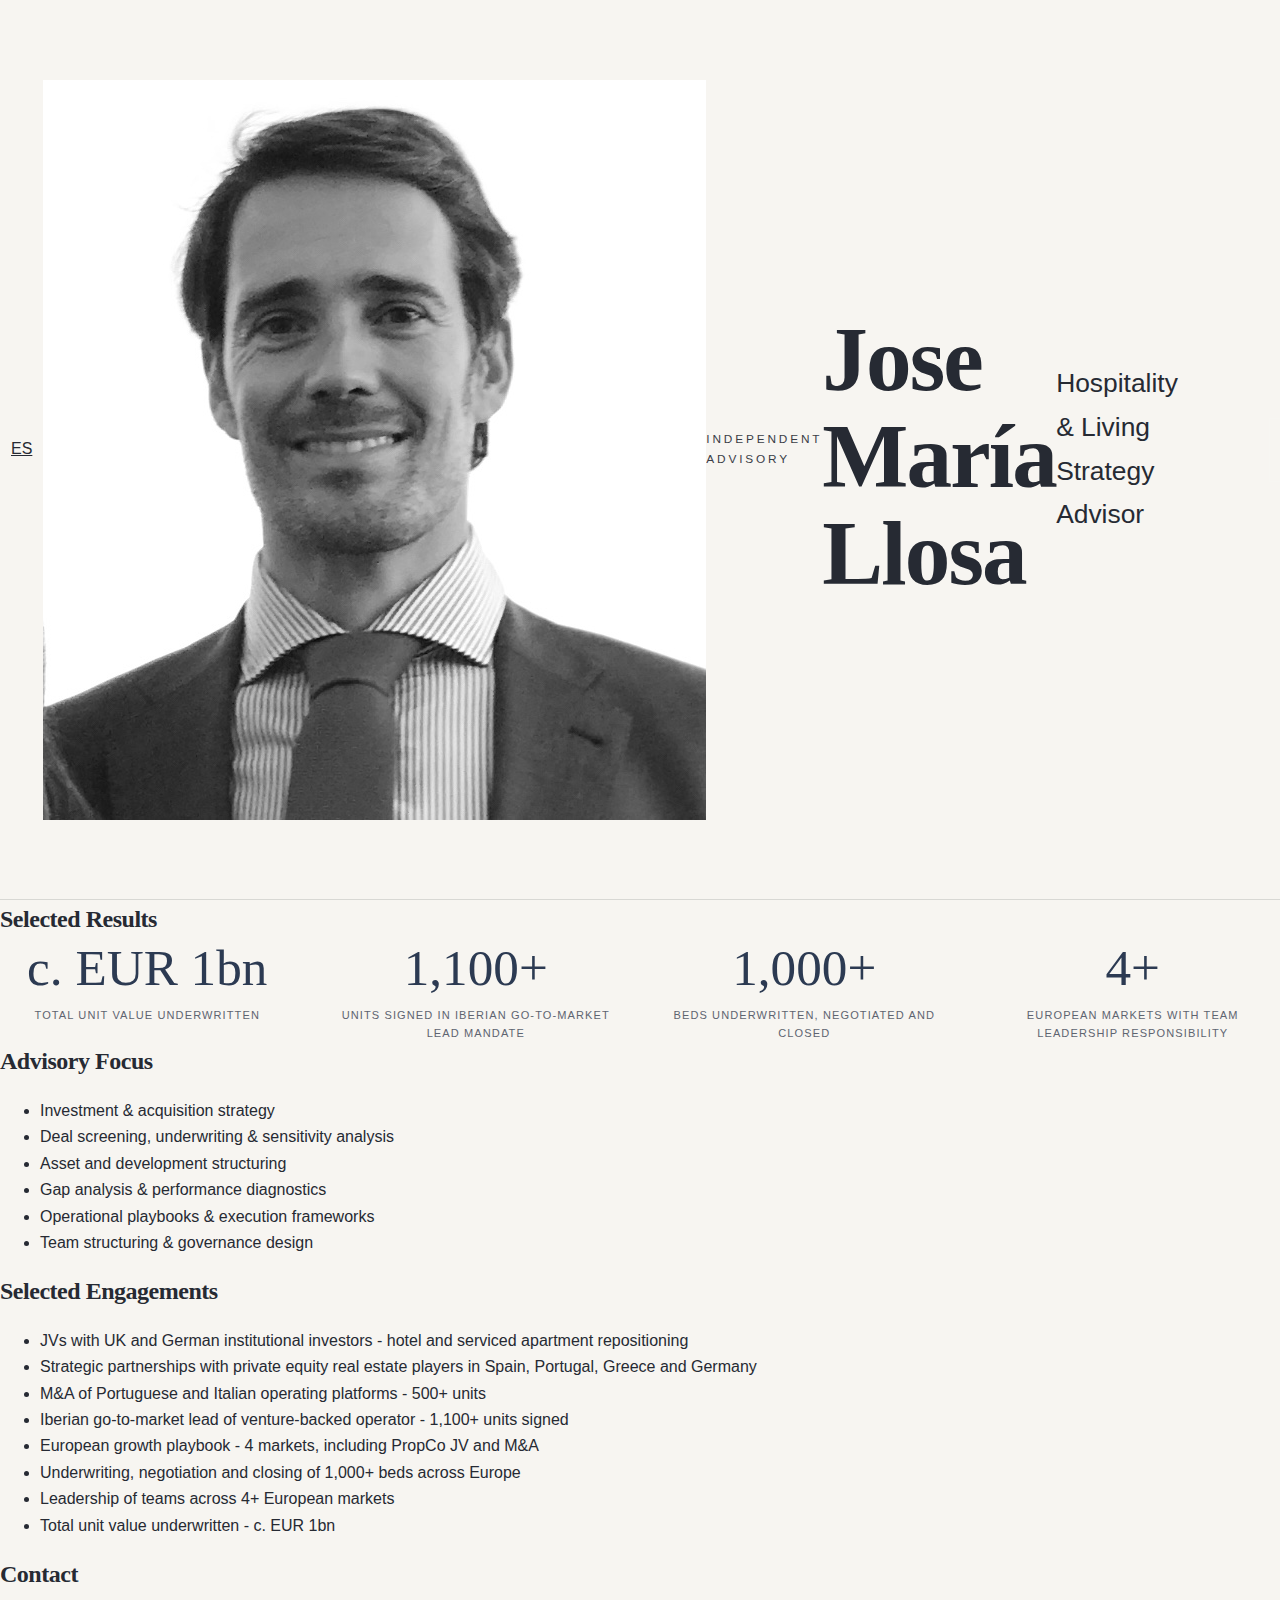
<file: index.html>
<!DOCTYPE html>
<html lang="en">
<head>
  <meta charset="UTF-8">
  <title>Jose María Llosa — Advisory</title>
  <meta name="viewport" content="width=device-width, initial-scale=1">
  <meta name="description" content="Independent advisor to investors and operators on strategy, underwriting, M&A, and execution across hospitality and living platforms in Europe.">
  <link rel="canonical" href="https://josellosa.com/">
  <meta property="og:type" content="website">
  <meta property="og:title" content="Jose María Llosa — Advisory">
  <meta property="og:description" content="Independent advisor to investors and operators on strategy, underwriting, M&A, and execution across hospitality and living platforms in Europe.">
  <meta property="og:url" content="https://josellosa.com/">
  <meta property="og:image" content="https://josellosa.com/profile.jpg">
  <meta name="twitter:card" content="summary_large_image">
  <meta name="twitter:title" content="Jose María Llosa — Advisory">
  <meta name="twitter:description" content="Independent advisor to investors and operators on strategy, underwriting, M&A, and execution across hospitality and living platforms in Europe.">
  <meta name="twitter:image" content="https://josellosa.com/profile.jpg">
  <link rel="preconnect" href="https://fonts.googleapis.com">
  <link rel="preconnect" href="https://fonts.gstatic.com" crossorigin>
  <link href="https://fonts.googleapis.com/css2?family=Manrope:wght@400;500;600;700&family=Fraunces:opsz,wght@9..144,500;9..144,600&display=swap" rel="stylesheet">
  <link rel="stylesheet" href="style.css">
</head>
<body>
  <main class="page">
    <header class="hero">
      <nav class="top-nav" aria-label="Language switcher">
        <a href="/es.html" class="lang-link">ES</a>
      </nav>
      <img src="profile.jpg" alt="Jose María Llosa" class="avatar">
      <p class="eyebrow">Independent Advisory</p>
      <h1>Jose María Llosa</h1>
      <p class="subtitle">Hospitality & Living Strategy Advisor</p>
      <p class="intro">
        Independent advisor to investors and operators on strategy, underwriting,
        M&A, and execution for hospitality and living platforms across Europe.
      </p>
      <a class="cta" href="mailto:jose@josellosa.com">Get in touch</a>
    </header>

    <section class="panel stats-panel">
      <h2>Selected Results</h2>
      <div class="stats-grid">
        <article class="stat">
          <p class="stat-value">c. EUR 1bn</p>
          <p class="stat-label">Total unit value underwritten</p>
        </article>
        <article class="stat">
          <p class="stat-value">1,100+</p>
          <p class="stat-label">Units signed in Iberian go-to-market lead mandate</p>
        </article>
        <article class="stat">
          <p class="stat-value">1,000+</p>
          <p class="stat-label">Beds underwritten, negotiated and closed</p>
        </article>
        <article class="stat">
          <p class="stat-value">4+</p>
          <p class="stat-label">European markets with team leadership responsibility</p>
        </article>
      </div>
    </section>

    <section class="panel">
      <h2>Advisory Focus</h2>
      <ul class="feature-list">
        <li>Investment & acquisition strategy</li>
        <li>Deal screening, underwriting & sensitivity analysis</li>
        <li>Asset and development structuring</li>
        <li>Gap analysis & performance diagnostics</li>
        <li>Operational playbooks & execution frameworks</li>
        <li>Team structuring & governance design</li>
      </ul>
    </section>

    <section class="panel">
      <h2>Selected Engagements</h2>
      <ul class="feature-list">
        <li>JVs with UK and German institutional investors - hotel and serviced apartment repositioning</li>
        <li>Strategic partnerships with private equity real estate players in Spain, Portugal, Greece and Germany</li>
        <li>M&A of Portuguese and Italian operating platforms - 500+ units</li>
        <li>Iberian go-to-market lead of venture-backed operator - 1,100+ units signed</li>
        <li>European growth playbook - 4 markets, including PropCo JV and M&A</li>
        <li>Underwriting, negotiation and closing of 1,000+ beds across Europe</li>
        <li>Leadership of teams across 4+ European markets</li>
        <li>Total unit value underwritten - c. EUR 1bn</li>
      </ul>
    </section>

    <footer class="panel contact-panel">
      <h2>Contact</h2>
      <p>Email: <a href="mailto:jose@josellosa.com">jose@josellosa.com</a></p>
    </footer>
  </main>
</body>
</html>
</file>
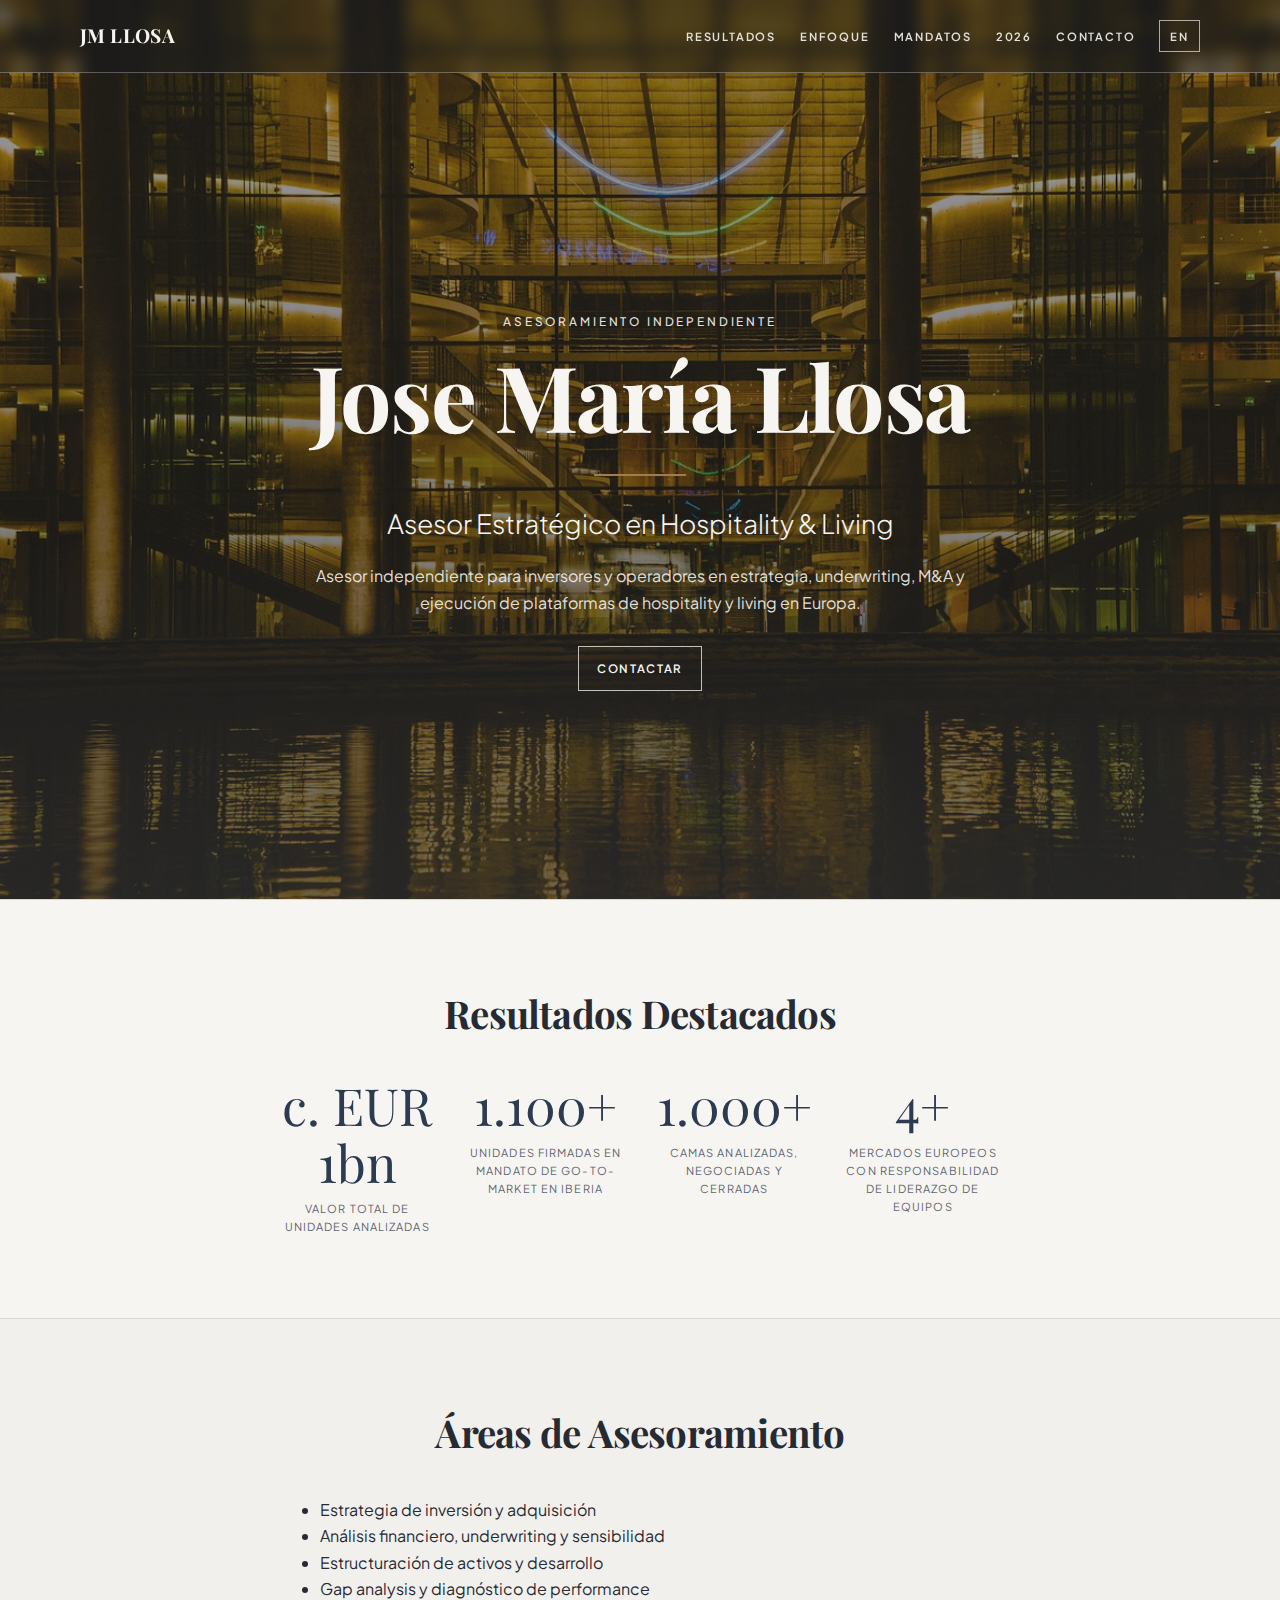
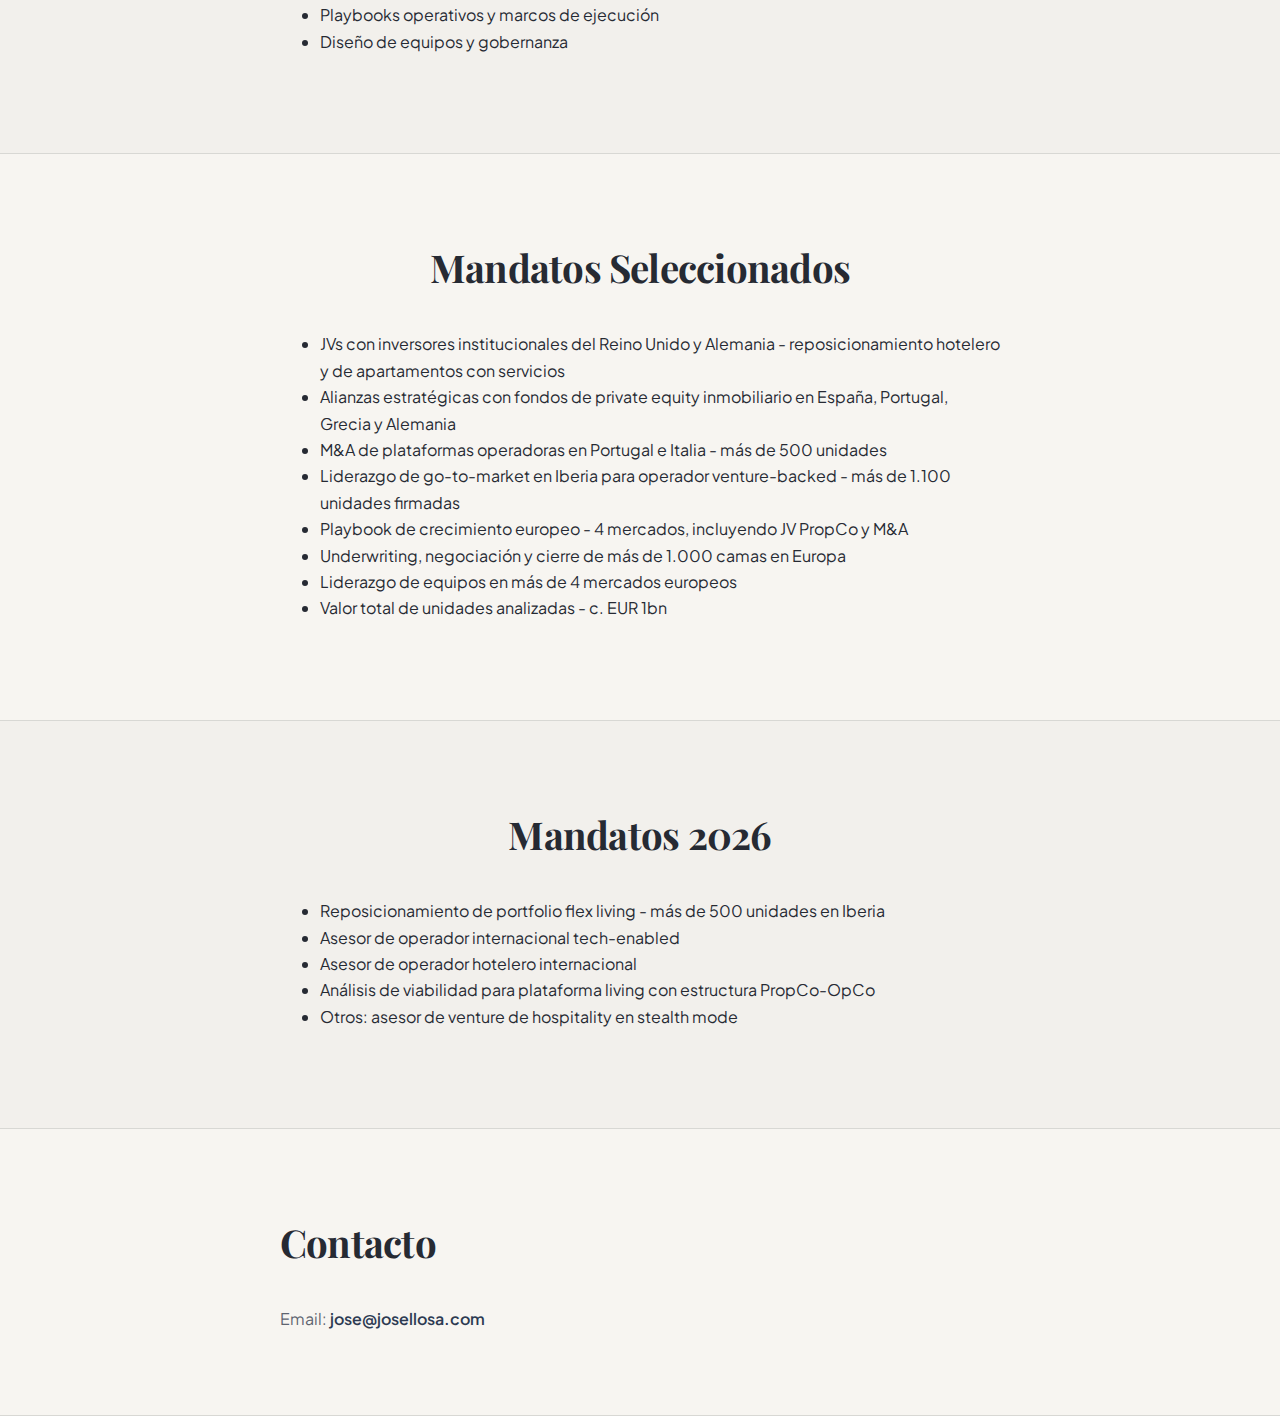
<file: es.html>
<!DOCTYPE html>
<html lang="es">
<head>
  <meta charset="UTF-8">
  <title>Jose María Llosa — Asesoramiento</title>
  <meta name="viewport" content="width=device-width, initial-scale=1">
  <meta name="description" content="Asesor independiente para inversores y operadores en estrategia, underwriting, M&A y ejecución de plataformas de hospitality y living en Europa.">
  <link rel="canonical" href="https://josellosa.com/es.html">
  <meta property="og:type" content="website">
  <meta property="og:title" content="Jose María Llosa — Asesoramiento">
  <meta property="og:description" content="Asesor independiente para inversores y operadores en estrategia, underwriting, M&A y ejecución de plataformas de hospitality y living en Europa.">
  <meta property="og:url" content="https://josellosa.com/es.html">
  <meta property="og:image" content="https://josellosa.com/profile.jpg">
  <meta name="twitter:card" content="summary_large_image">
  <meta name="twitter:title" content="Jose María Llosa — Asesoramiento">
  <meta name="twitter:description" content="Asesor independiente para inversores y operadores en estrategia, underwriting, M&A y ejecución de plataformas de hospitality y living en Europa.">
  <meta name="twitter:image" content="https://josellosa.com/profile.jpg">
  <link rel="preconnect" href="https://fonts.googleapis.com">
  <link rel="preconnect" href="https://fonts.gstatic.com" crossorigin>
  <link href="https://fonts.googleapis.com/css2?family=Playfair+Display:wght@500;600;700&family=Plus+Jakarta+Sans:wght@300;400;500;600;700&display=swap" rel="stylesheet">
  <link rel="stylesheet" href="style.css">
</head>
<body>
  <nav class="site-nav">
    <div class="shell nav-shell">
      <a href="/es.html" class="brand">JM LLOSA</a>
      <div class="nav-links">
        <a href="#results">Resultados</a>
        <a href="#focus">Enfoque</a>
        <a href="#engagements">Mandatos</a>
        <a href="#mandates-2026">2026</a>
        <a href="#contact">Contacto</a>
        <a href="/" class="lang-link">EN</a>
      </div>
    </div>
  </nav>

  <header class="hero">
    <img src="hero-architecture.jpg" alt="" class="hero-image">
    <div class="hero-overlay"></div>
    <div class="shell hero-content">
      <p class="eyebrow">Asesoramiento Independiente</p>
      <h1>Jose María Llosa</h1>
      <div class="hero-divider"></div>
      <p class="subtitle">Asesor Estratégico en Hospitality & Living</p>
      <p class="intro">
        Asesor independiente para inversores y operadores en estrategia,
        underwriting, M&A y ejecución de plataformas de hospitality y living en Europa.
      </p>
      <a class="cta" href="mailto:jose@josellosa.com">Contactar</a>
    </div>
  </header>

  <main>
    <section id="results" class="section section-results">
      <div class="shell">
        <h2>Resultados Destacados</h2>
        <div class="stats-grid">
          <article class="stat">
            <p class="stat-value">c. EUR 1bn</p>
            <p class="stat-label">Valor total de unidades analizadas</p>
          </article>
          <article class="stat">
            <p class="stat-value">1.100+</p>
            <p class="stat-label">Unidades firmadas en mandato de go-to-market en Iberia</p>
          </article>
          <article class="stat">
            <p class="stat-value">1.000+</p>
            <p class="stat-label">Camas analizadas, negociadas y cerradas</p>
          </article>
          <article class="stat">
            <p class="stat-value">4+</p>
            <p class="stat-label">Mercados europeos con responsabilidad de liderazgo de equipos</p>
          </article>
        </div>
      </div>
    </section>

    <section id="focus" class="section section-muted">
      <div class="shell">
        <h2>Áreas de Asesoramiento</h2>
        <ul class="feature-list">
          <li>Estrategia de inversión y adquisición</li>
          <li>Análisis financiero, underwriting y sensibilidad</li>
          <li>Estructuración de activos y desarrollo</li>
          <li>Gap analysis y diagnóstico de performance</li>
          <li>Playbooks operativos y marcos de ejecución</li>
          <li>Diseño de equipos y gobernanza</li>
        </ul>
      </div>
    </section>

    <section id="engagements" class="section">
      <div class="shell">
        <h2>Mandatos Seleccionados</h2>
        <ul class="feature-list">
          <li>JVs con inversores institucionales del Reino Unido y Alemania - reposicionamiento hotelero y de apartamentos con servicios</li>
          <li>Alianzas estratégicas con fondos de private equity inmobiliario en España, Portugal, Grecia y Alemania</li>
          <li>M&amp;A de plataformas operadoras en Portugal e Italia - más de 500 unidades</li>
          <li>Liderazgo de go-to-market en Iberia para operador venture-backed - más de 1.100 unidades firmadas</li>
          <li>Playbook de crecimiento europeo - 4 mercados, incluyendo JV PropCo y M&amp;A</li>
          <li>Underwriting, negociación y cierre de más de 1.000 camas en Europa</li>
          <li>Liderazgo de equipos en más de 4 mercados europeos</li>
          <li>Valor total de unidades analizadas - c. EUR 1bn</li>
        </ul>
      </div>
    </section>

    <section id="mandates-2026" class="section section-muted">
      <div class="shell">
        <h2>Mandatos 2026</h2>
        <ul class="mandates-list">
          <li>Reposicionamiento de portfolio flex living - más de 500 unidades en Iberia</li>
          <li>Asesor de operador internacional tech-enabled</li>
          <li>Asesor de operador hotelero internacional</li>
          <li>Análisis de viabilidad para plataforma living con estructura PropCo-OpCo</li>
          <li>Otros: asesor de venture de hospitality en stealth mode</li>
        </ul>
      </div>
    </section>

    <footer id="contact" class="section contact-section">
      <div class="shell">
      <h2>Contacto</h2>
      <p>Email: <a href="mailto:jose@josellosa.com">jose@josellosa.com</a></p>
      </div>
    </footer>
  </main>
</body>
</html>
</file>
<file: style.css>
:root {
  --background: #f7f5f1;
  --foreground: #262a33;
  --muted: #5e6470;
  --primary: #2c3a52;
  --secondary: #a07d50;
  --border: #d8d8d4;
  --surface: #ffffff;
}

* {
  box-sizing: border-box;
}

html {
  scroll-behavior: smooth;
}

body {
  margin: 0;
  background: var(--background);
  color: var(--foreground);
  font-family: "Plus Jakarta Sans", "Segoe UI", sans-serif;
  line-height: 1.65;
}

h1,
h2,
h3 {
  font-family: "Playfair Display", "Times New Roman", serif;
  letter-spacing: -0.02em;
}

h1,
h2,
p {
  margin: 0;
}

a {
  color: inherit;
}

.shell {
  width: min(1120px, 92vw);
  margin: 0 auto;
}

main .shell {
  width: min(720px, 92vw);
}

.content-block {
  max-width: 760px;
  margin: 0 auto;
  padding: 0 1rem;
  text-align: center;
}

.site-nav {
  position: fixed;
  top: 0;
  left: 0;
  right: 0;
  z-index: 100;
  border-bottom: 1px solid rgba(255, 255, 255, 0.28);
  backdrop-filter: blur(8px);
  background: rgba(22, 25, 32, 0.44);
}

.nav-shell {
  min-height: 72px;
  display: flex;
  align-items: center;
  justify-content: space-between;
}

.brand {
  text-decoration: none;
  font-family: "Playfair Display", "Times New Roman", serif;
  font-size: 1.2rem;
  font-weight: 700;
  letter-spacing: 0.02em;
  color: #f7f5f1;
}

.nav-links {
  display: flex;
  align-items: center;
  gap: 24px;
}

.nav-links a {
  text-decoration: none;
  text-transform: uppercase;
  letter-spacing: 0.16em;
  font-size: 0.7rem;
  font-weight: 600;
  color: rgba(247, 245, 241, 0.9);
}

.lang-link {
  border: 1px solid rgba(247, 245, 241, 0.65);
  padding: 6px 10px;
}

.hero {
  position: relative;
  min-height: 100vh;
  display: flex;
  align-items: center;
  overflow: hidden;
  border-bottom: 1px solid var(--border);
}

.hero-image {
  position: absolute;
  inset: 0;
  width: 100%;
  height: 100%;
  object-fit: cover;
}

.hero-overlay {
  position: absolute;
  inset: 0;
  background:
    linear-gradient(to bottom, rgba(17, 20, 27, 0.42), rgba(17, 20, 27, 0.62)),
    linear-gradient(to top, rgba(247, 245, 241, 0.16), transparent 40%);
}

.hero-content {
  position: relative;
  z-index: 1;
  padding-top: 104px;
  text-align: center;
  color: #f7f5f1;
  animation: fade-up 700ms ease-out both;
}

.eyebrow {
  text-transform: uppercase;
  letter-spacing: 0.24em;
  font-size: 0.74rem;
  font-weight: 500;
  opacity: 0.9;
}

h1 {
  margin-top: 16px;
  font-size: clamp(2.7rem, 8vw, 5.7rem);
  line-height: 1.06;
}

.hero-divider {
  width: 92px;
  height: 2px;
  background: var(--secondary);
  margin: 30px auto 26px;
}

.subtitle {
  font-size: clamp(1.1rem, 2.6vw, 1.65rem);
  font-weight: 300;
}

.intro {
  margin: 18px auto 30px;
  max-width: 720px;
  color: rgba(247, 245, 241, 0.9);
}

.hero-note {
  margin: -8px auto 22px;
  max-width: 720px;
  font-size: 0.95rem;
  color: rgba(247, 245, 241, 0.72);
}

.cta {
  display: inline-block;
  text-decoration: none;
  background: transparent;
  border: 1px solid rgba(247, 245, 241, 0.75);
  color: #f7f5f1;
  padding: 12px 18px;
  text-transform: uppercase;
  letter-spacing: 0.14em;
  font-size: 0.72rem;
  font-weight: 600;
  font-family: inherit;
  cursor: pointer;
}

.section {
  padding: 82px 0;
  border-bottom: 1px solid var(--border);
}

.section-muted {
  background: rgba(233, 231, 226, 0.35);
}

.section h2 {
  font-size: clamp(1.9rem, 3vw, 2.5rem);
  margin-bottom: 32px;
  text-align: center;
}

.stats-grid {
  display: grid;
  grid-template-columns: repeat(4, 1fr);
  gap: 34px;
}

.stat {
  text-align: center;
}

.stat-value {
  font-family: "Playfair Display", "Times New Roman", serif;
  color: var(--primary);
  font-size: clamp(2rem, 4vw, 3.25rem);
  line-height: 1.1;
}

.stat-label {
  margin-top: 10px;
  text-transform: uppercase;
  letter-spacing: 0.1em;
  font-size: 0.69rem;
  color: var(--muted);
}

.bullet-list {
  list-style: none;
  padding: 0;
  margin: 2.5rem auto 0;
}

.panel-copy {
  max-width: 720px;
  color: var(--muted);
  margin: 0 auto;
  text-align: center;
}

.bullet-list li {
  position: relative;
  max-width: 680px;
  margin: 0.9rem auto;
  padding-left: 1.4rem;
  text-align: left;
  line-height: 1.55;
}

.bullet-list li::before {
  content: "\25A0";
  position: absolute;
  left: 0;
  top: 0.4rem;
  font-size: 0.65rem;
  color: var(--secondary);
}

.contact-section p {
  color: var(--muted);
  text-align: left;
}

.contact-section h2 {
  text-align: left;
}

.contact-section a {
  color: var(--primary);
  font-weight: 600;
  text-decoration: none;
}

.contact-button {
  border: 1px solid var(--primary);
  background: transparent;
  color: var(--primary);
  padding: 10px 16px;
  text-transform: uppercase;
  letter-spacing: 0.12em;
  font-size: 0.7rem;
  font-weight: 600;
  font-family: inherit;
  cursor: pointer;
}

.linkedin-link {
  display: inline-flex;
  vertical-align: middle;
  margin-left: 8px;
  color: var(--primary);
  opacity: 0.85;
}

.linkedin-link:hover {
  opacity: 1;
}

.linkedin-icon {
  width: 18px;
  height: 18px;
}

@keyframes fade-up {
  from {
    opacity: 0;
    transform: translateY(12px);
  }
  to {
    opacity: 1;
    transform: translateY(0);
  }
}

@media (max-width: 920px) {
  .stats-grid {
    grid-template-columns: repeat(2, 1fr);
    gap: 24px;
  }
}

@media (max-width: 760px) {
  .site-nav {
    background: rgba(20, 24, 31, 0.74);
  }

  .nav-shell {
    min-height: 62px;
  }

  .nav-links {
    gap: 12px;
  }

  .nav-links a:not(.lang-link) {
    display: none;
  }

  .hero-content {
    padding-top: 86px;
  }

  .section {
    padding: 58px 0;
  }

  .stats-grid {
    grid-template-columns: 1fr;
    gap: 30px;
  }

  .hero-note {
    margin-top: -4px;
    margin-bottom: 18px;
    font-size: 0.92rem;
  }

  .content-block {
    padding: 0 1.2rem;
  }

  .bullet-list li {
    padding-left: 1.2rem;
  }
}
</file>
